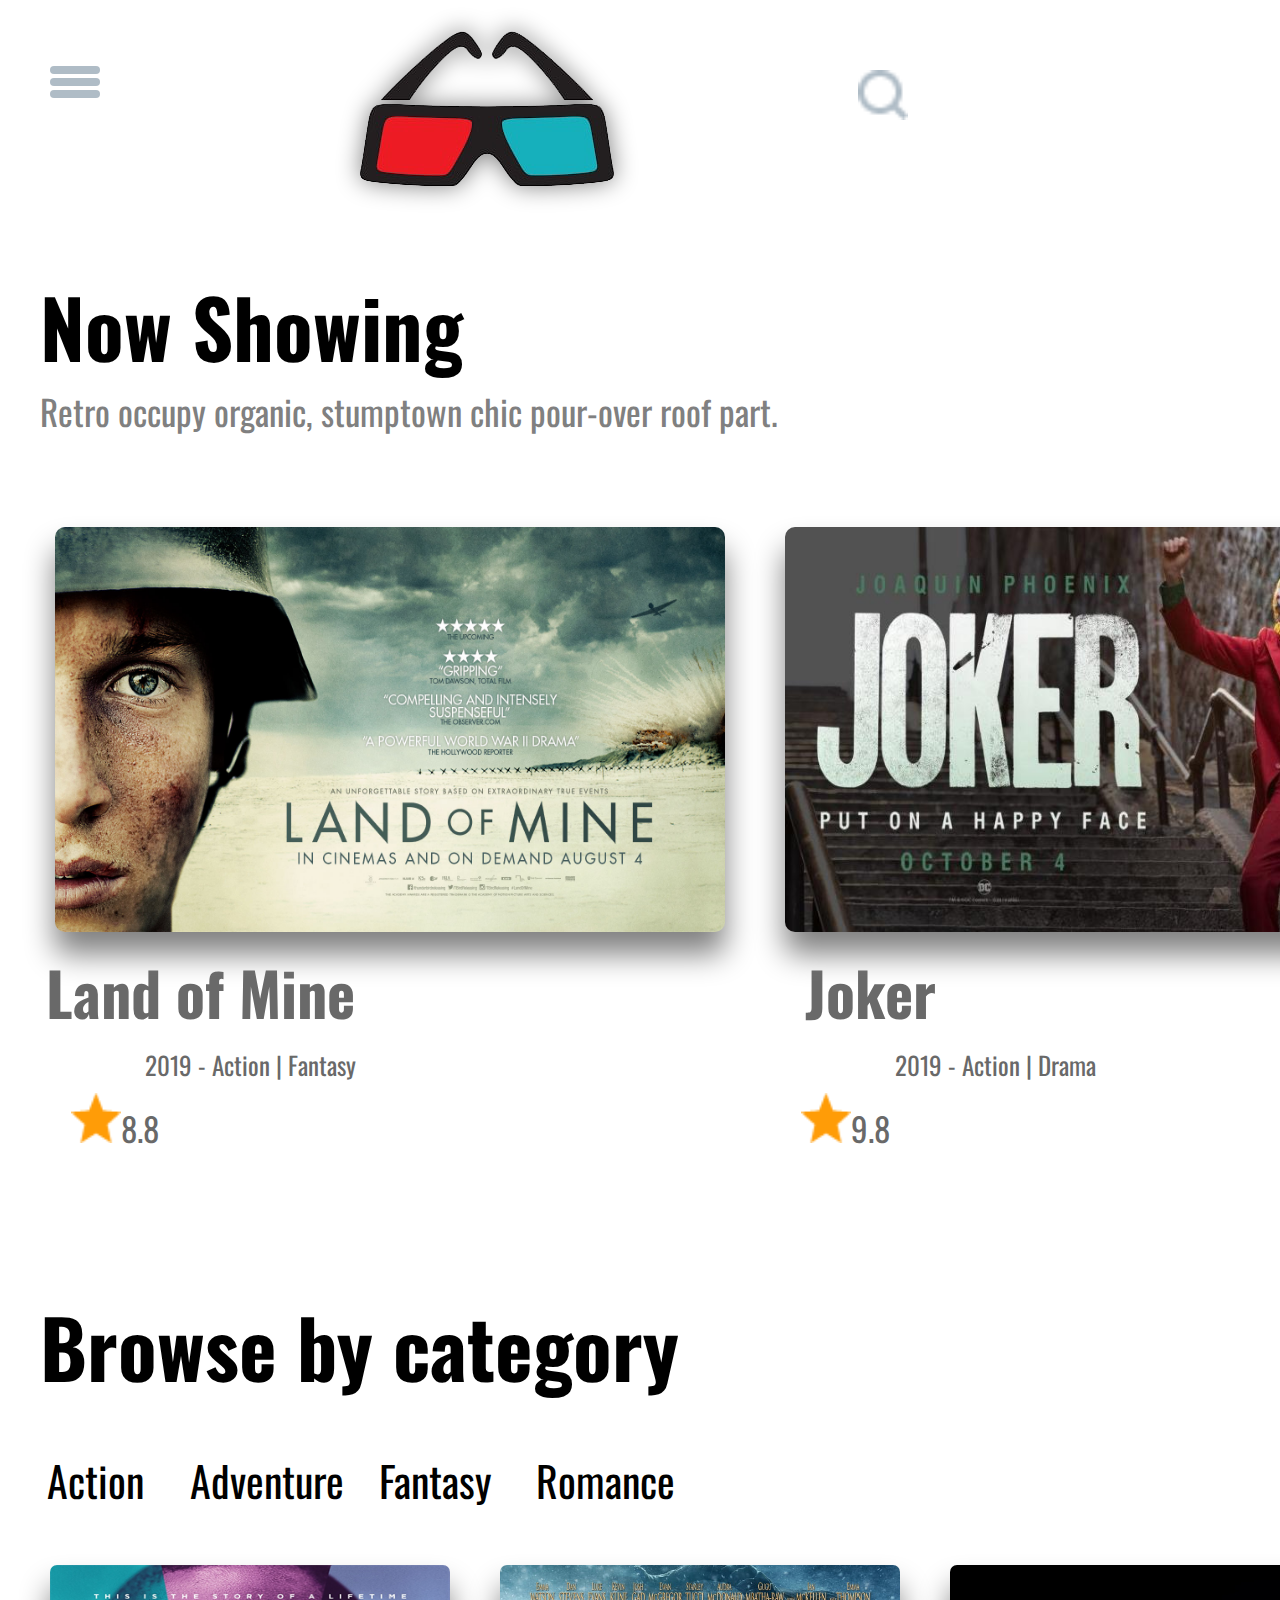
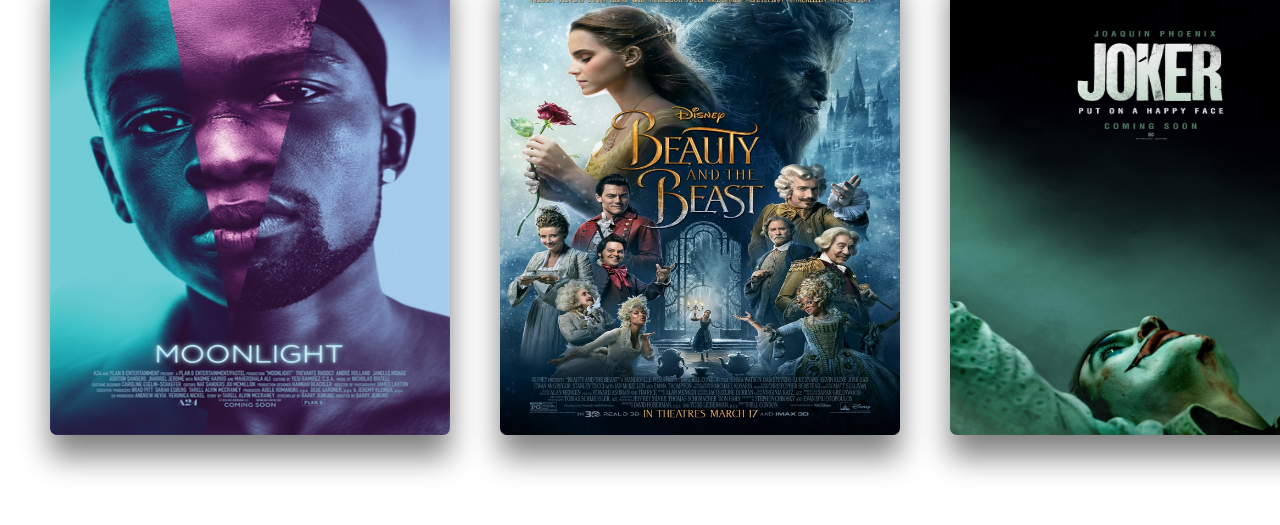
<file: index.html>
<!doctype html>
<html>
<head>
<meta charset="utf-8">
<title>BMT - Book it now!</title>
	<link rel="stylesheet" type="text/css" href="style.css" />
	<link href="https://fonts.googleapis.com/css2?family=Oswald&display=swap" rel="stylesheet">
	<script src="script.js"></script>
</head>

<body>
		<div id="menu-bar">
				<div id="menu" onClick="onClickMenu()">
				<div id="bar1" class="bar"></div>
				<div id="bar2" class="bar"></div>
				<div id="bar3" class="bar"></div>
			</div>
			
			<ul class="nav" id="nav">
			
			<li><a href="#">Home</a></li>
				<li><a href="#">About</a></li>
				<li><a href="#">Blog</a></li>
				<li><a href="#">Gallery</a></li>
				<li><a href="#">Contact</a></li>
			</ul>
</div>	
		<div class="menu-bg" id="menu-bg"></div>
			
	<ul class="logo-search">
				<li class="logo-li"><img src="assets/3d.png" class="logo-img"/></li>	
				<li class="search-li" ><img src="assets/Search.png" class="search-btn" onclick="searchpop()"  /></li>
					</ul>
	
	<center><input type="text" placeholder="Search here...." class="search-box" id="show-search" /> </center>
	
	<h1 class="main-heading">Now Showing</h1>
	<p class="main-para">Retro occupy organic, stumptown chic pour-over roof part.</p>
	
	
	<div class="cities">
   
   
      <div class="item"><img src="assets/LandOfMine_CCWebsite_1600x900-1.jpg" class="poster-img" alt="now-showing-img"/>
	<h2 class="poster-name1">Land of Mine</h2>
		<p class="poster-genre1">2019 - Action | Fantasy</p>
		  <p class="rating1"><img src="assets/star-icon.png" class="star1" />8.8</p>
		</div>
		
		
      <div class="item"><img src="assets/poster.jpg" class="poster-img" />
		<h2 class="poster-name2">Joker</h2>
		<p class="poster-genre2">2019 - Action | Drama</p>
		  <p class="rating2"><img src="assets/star-icon.png" class="star2" />9.8</p>
		</div>
		
		
		
      <div class="item"><img src="assets/9bec8ecde4b3c4a4368e825796ed63fa.jpg" class="poster-img" />
		
		  <h2 class="poster-name3">Fast & Furious</h2>
		<p class="poster-genre3">2019 - Action | Adventure</p>
		  <p class="rating3"><img src="assets/star-icon.png" class="star3" />7.9</p>
		 

		</div>
		
		
		
		
		
      <div class="item"><img src="assets/7105962-0-image-a-101_1544126019034.jpg" class="poster-img" />
		
		  <h2 class="poster-name4">Shazam</h2>
		<p class="poster-genre4">2019 - Sci-fi | Action</p>
		  <p class="rating4"><img src="assets/star-icon.png" class="star4" />7.5</p>
		
		
		
		</div>
		
		
		
		
	
    
		
		
  </div>
	
	<h1 class="heading2">Browse by category</h1>
	
<div class="parent">
            <div class="child">Action</div>
            <div class="child">Adventure</div>
            <div class="child">Fantasy</div>
            <div class="child">Romance</div>
            
        </div>
	
	<script>var elements = document.getElementsByClassName("child");
            for(var i = 0; i < elements.length; i++)
            {
                elements[i].onclick = function(){
                    
                    // remove class from sibling
                    
                    var el = elements[0];
                    while(el)
                    {
                        if(el.tagName === "DIV"){
                            //remove class
                            el.classList.remove("bak");
                            
                        }
                        // pass to the new sibling
                        el = el.nextSibling;
                    }
                    
                  this.classList.add("bak");  
                };
            }</script>
	
	<div class="cities2">
	
	    <div class="item2"><img src="assets/moonlight-ver2-xlg.jpg" class="small-movie" /></div>
		<div class="item2"><img src="assets/Beauty-Beast-2017-Movie-Posters.jpg" class="small-movie" /></div>
		<div class="item2"><img src="assets/joker_full.jpg" class="small-movie" /></div>
		<div class="item2"><img src="assets/il_570xN.1194740222_9525.jpg" class="small-movie" /></div>
		<div class="item2"><img src="assets/movie-poster-template-design-21a1c803fe4ff4b858de24f5c91ec57f_screen.jpg" class="small-movie" /></div>
		
	
	</div>
	
	
</body>
</html>
</file>
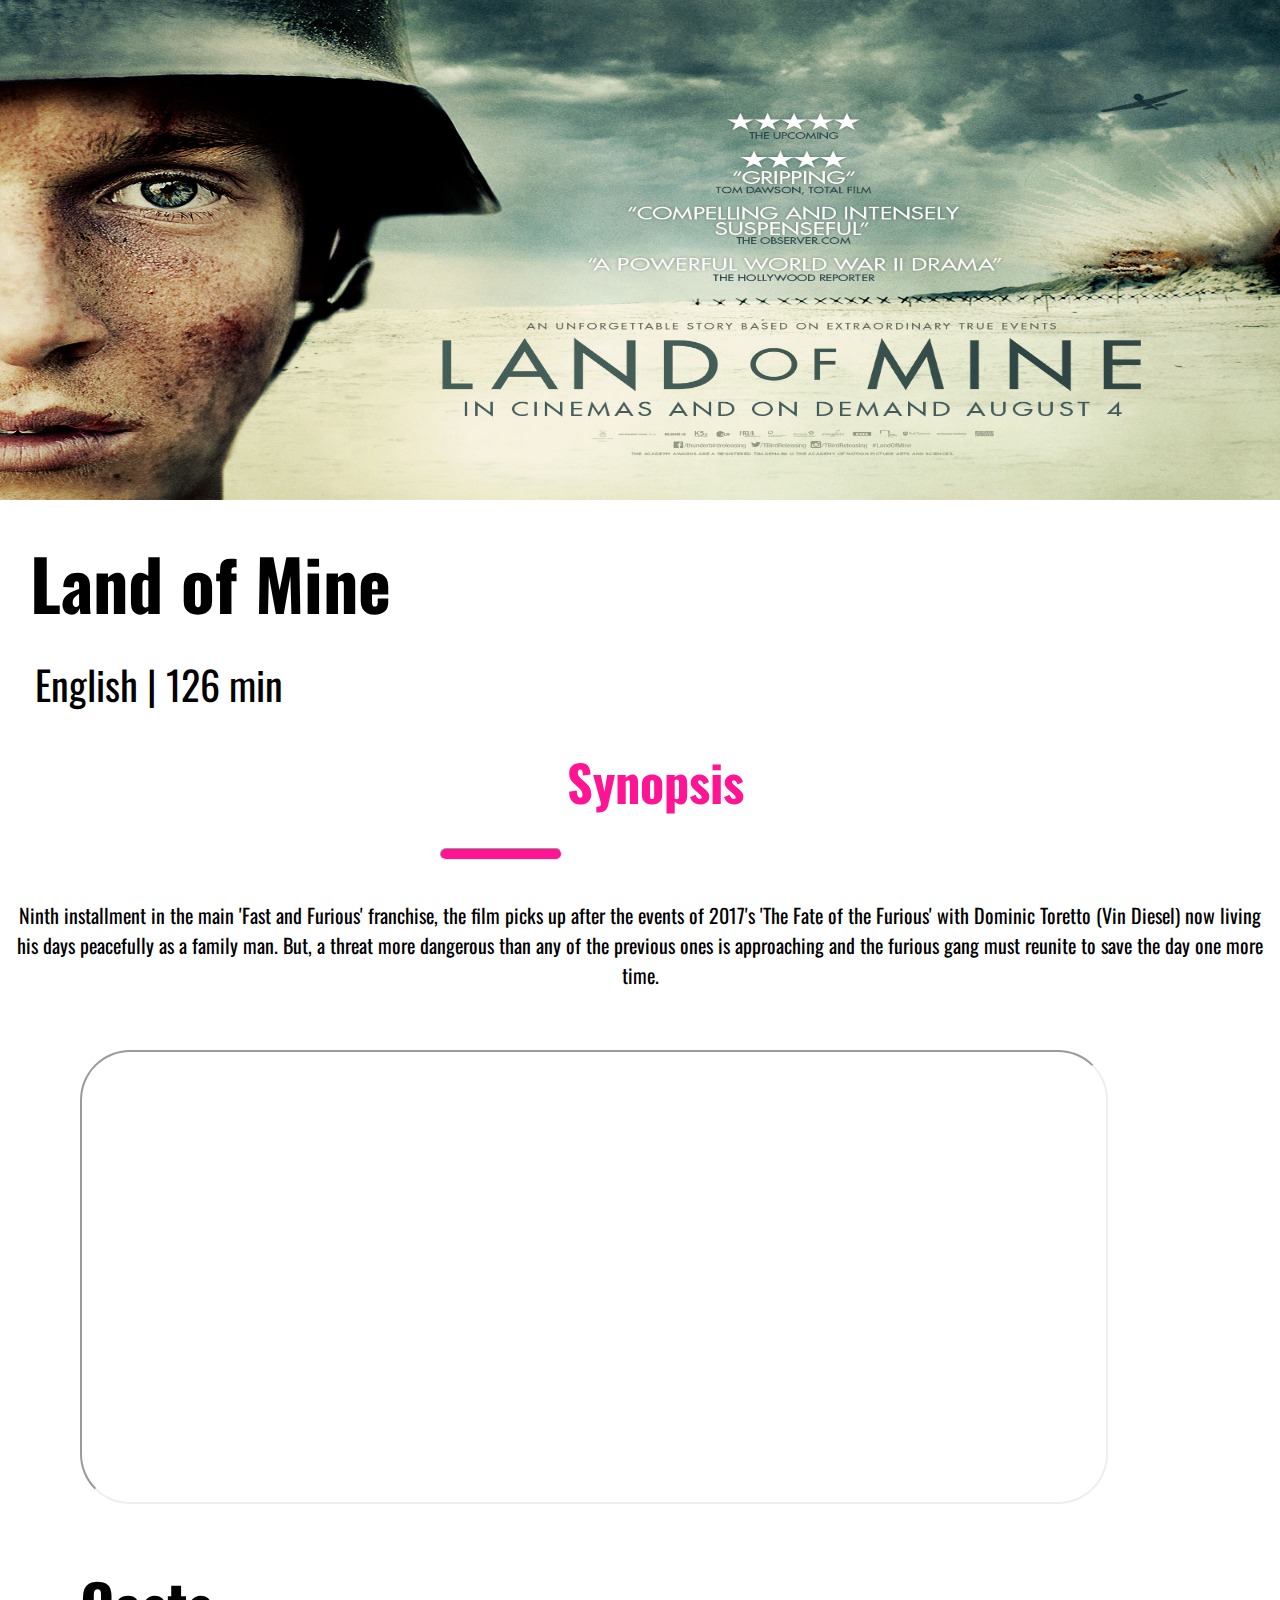
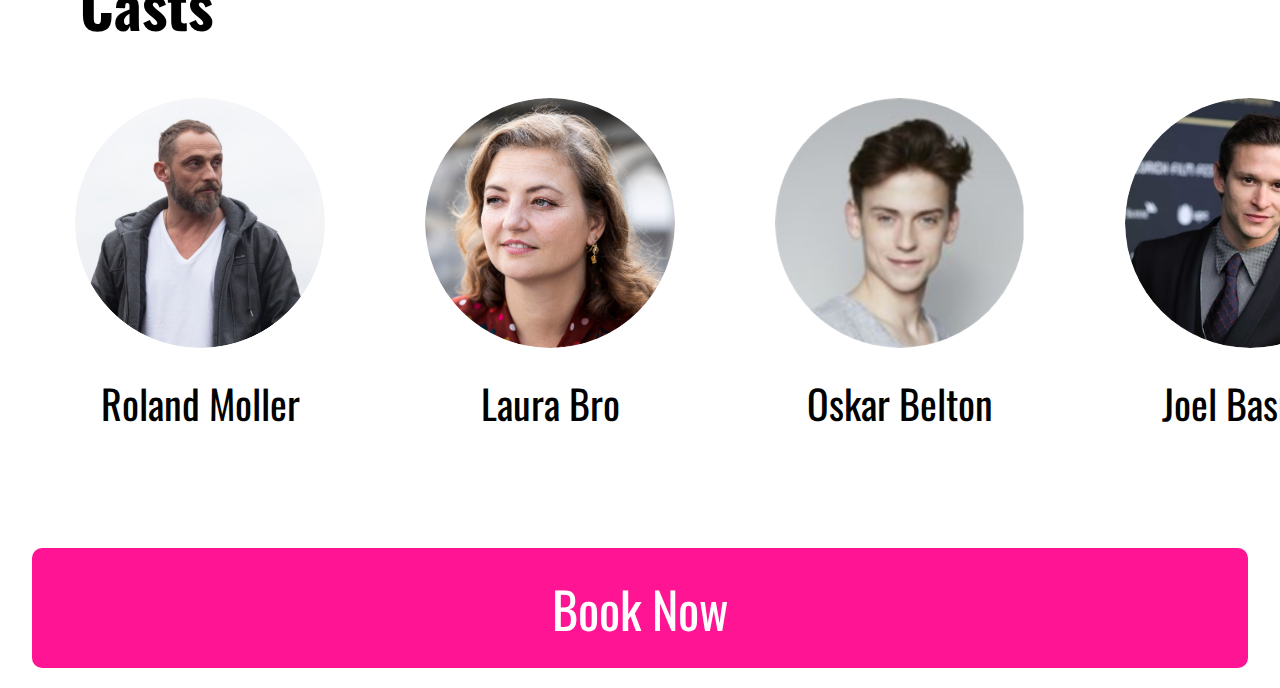
<file: active.html>
<!doctype html>
<html>
<head>
<meta charset="utf-8">
<title>Land of Mine</title>
	<link rel="stylesheet" type="text/css" href="style.css"/>
	<link href="https://fonts.googleapis.com/css2?family=Oswald&display=swap" rel="stylesheet">
</head>

<body>
	<div class="movie-img"><img src="assets/LandOfMine_CCWebsite_1600x900-1.jpg" class="movie-img-inside" /></div>
		
	
	
	<h2 class="movie-name">Land of Mine</h2>
	<p class="movie-desc">English | 126 min</p>
	
	<h2 class="about-movie">Synopsis</h2>
	<hr class="underline">
	<p class="about-movie-para">Ninth installment in the main 'Fast and Furious' franchise, the film picks up after the events of 2017's 'The Fate of the Furious' with Dominic Toretto (Vin Diesel) now living his days peacefully as a family man. But, a threat more dangerous than any of the previous ones is approaching and the furious gang must reunite to save the day one more time.

</p>
	
	<iframe class="ytb-vid" src="https://www.youtube.com/embed/4Kao3t0NBMU">
</iframe>
	
	<h2 class="cast-head">Casts</h2>
	
	<div class="cities3">
		<div class="item3"><img src="assets/circle-cropped (1).png" class="cast-img" />
		<p class="cast-name">Roland Moller</p>		
		</div>
		
		
		<div class="item3"><img src="assets/circle-cropped (2).png" class="cast-img"/>
		<p class="cast-name">Laura Bro</p>
		</div>
		
		
		
		<div class="item3"><img src="assets/circle-cropped (3).png" class="cast-img" />
			<p class="cast-name">Oskar Belton</p>
		</div>
		
		
		<div class="item3"><img src="assets/circle-cropped (4).png" class="cast-img" />
		<p class="cast-name">Joel Basman</p>
		</div>
		
		
		<div class="item3"><img src="assets/circle-cropped.png" class="cast-img" />
		<p class="cast-name">Louis Hofmann</p>
		</div>
	
	</div>
	
	
	<center><button class="book-btn">Book Now</button></center>
		
</body>
</html>
</file>
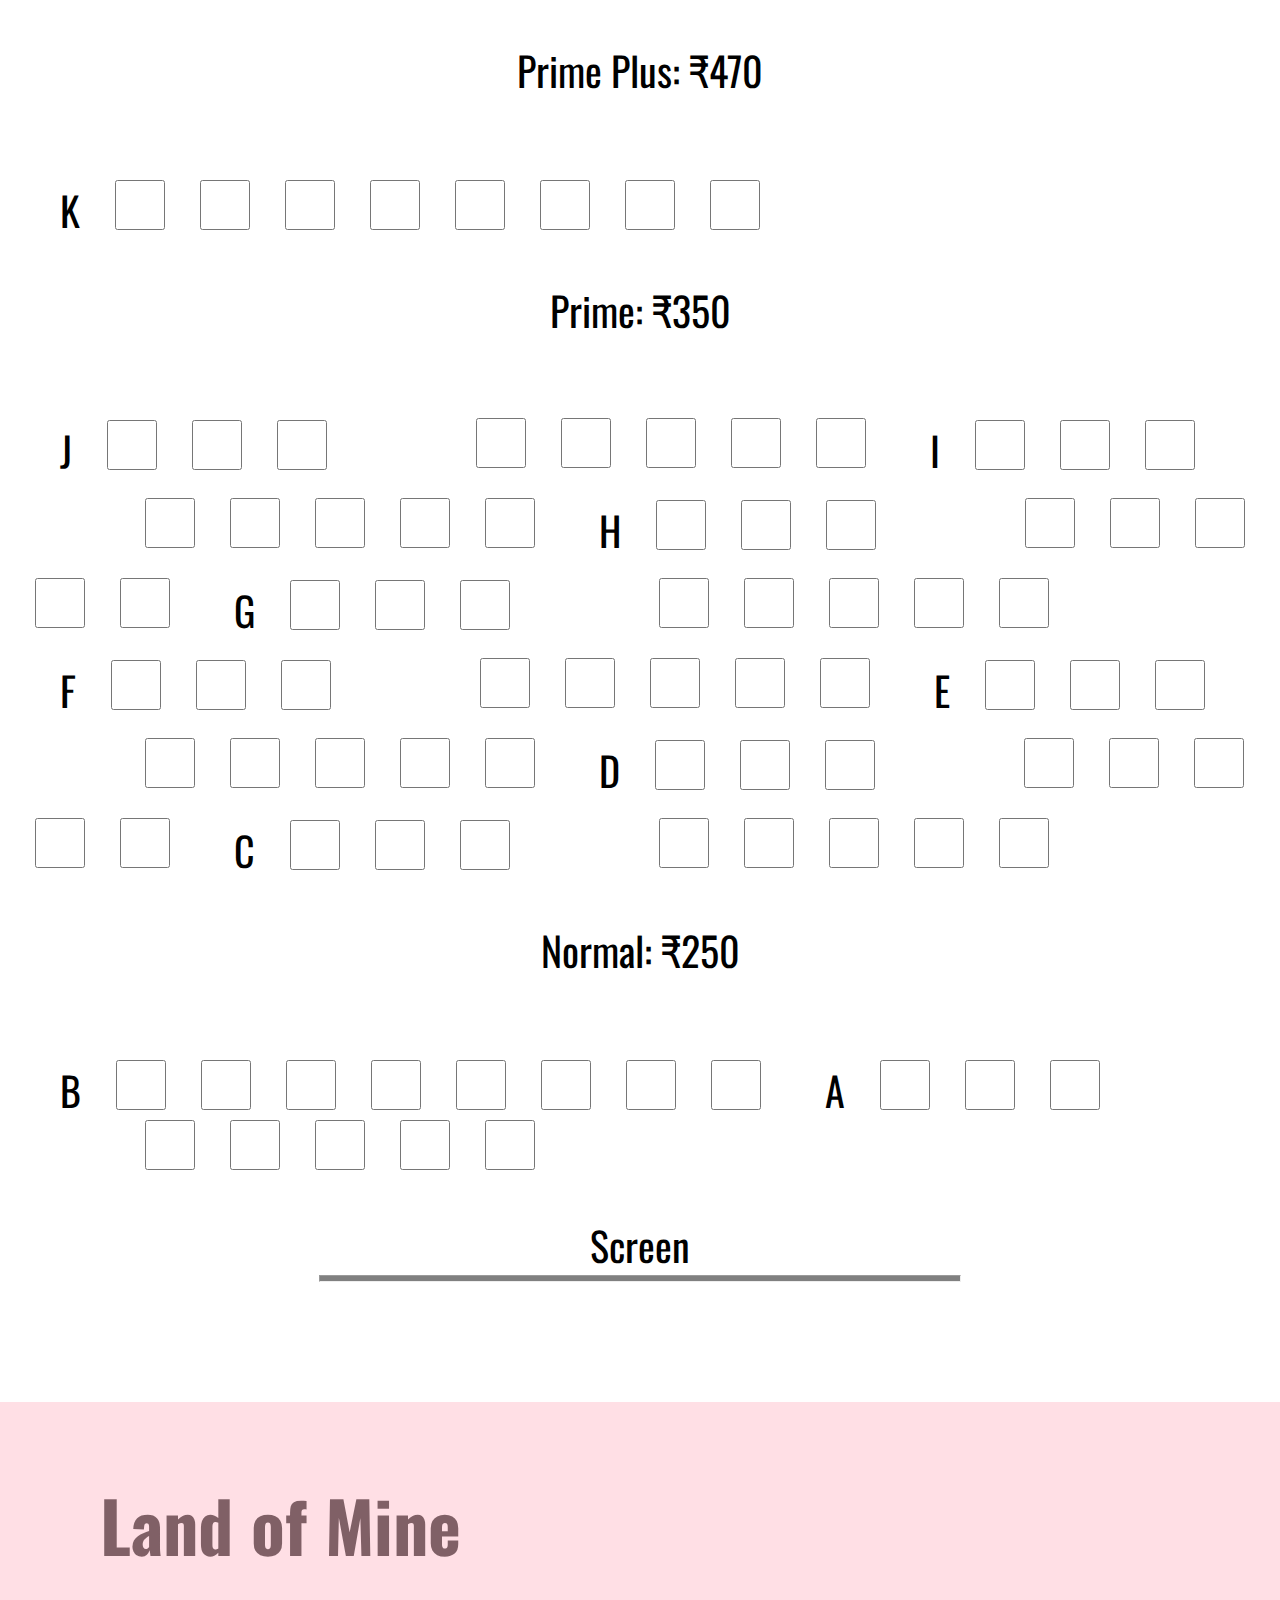
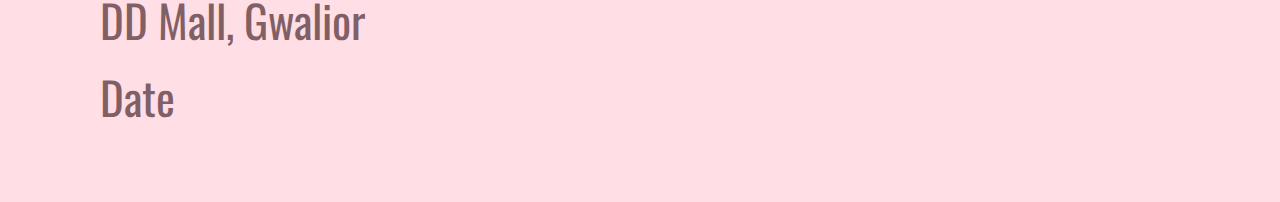
<file: choose.html>
<!doctype html>
<html>
<head>
<meta charset="utf-8">
<title>Book it Now!</title>
	<link rel="stylesheet" type="text/css" href="style.css" />
	
	<link href="https://fonts.googleapis.com/css2?family=Oswald&display=swap" rel="stylesheet">
</head>

<body>
	
	<p class="rates">Prime Plus: ₹470 </p>
	
	<span class="seat-no"><p>K</p><input type="checkbox" class="check" /><input type="checkbox" class="check" /><input type="checkbox" class="check" />
	<input type="checkbox" class="check" /><input type="checkbox" class="check" /><input type="checkbox" class="check" /><input type="checkbox" class="check" /><input type="checkbox" class="check" /></span>
	
	
	<p class="rates">Prime: ₹350</p>
	
	<span class="seat-no"><p>J</p><input type="checkbox" class="check" /><input type="checkbox" class="check" /><input type="checkbox" class="check" /></span>
	
	
	<span class="shifted"><input type="checkbox" class="check-shift" /><input type="checkbox" class="check-shift" /><input type="checkbox" class="check-shift" /><input type="checkbox" class="check-shift" /><input type="checkbox" class="check-shift" /></span>
	
	
	<span class="seat-no1"><p>I</p><input type="checkbox" class="check" /><input type="checkbox" class="check" /><input type="checkbox" class="check" /></span>
	
	
	<span class="shifted"><input type="checkbox" class="check-shift" /><input type="checkbox" class="check-shift" /><input type="checkbox" class="check-shift" /><input type="checkbox" class="check-shift" /><input type="checkbox" class="check-shift" /></span>
	
	<span class="seat-no1"><p>H</p><input type="checkbox" class="check" /><input type="checkbox" class="check" /><input type="checkbox" class="check" /></span>
	
	
	<span class="shifted"><input type="checkbox" class="check-shift" /><input type="checkbox" class="check-shift" /><input type="checkbox" class="check-shift" /><input type="checkbox" class="check-shift" /><input type="checkbox" class="check-shift" /></span>
	
	<span class="seat-no1"><p>G</p><input type="checkbox" class="check" /><input type="checkbox" class="check" /><input type="checkbox" class="check" /></span>
	
	
	<span class="shifted"><input type="checkbox" class="check-shift" /><input type="checkbox" class="check-shift" /><input type="checkbox" class="check-shift" /><input type="checkbox" class="check-shift" /><input type="checkbox" class="check-shift" /></span>
	
	<span class="seat-no1"><p>F</p><input type="checkbox" class="check" /><input type="checkbox" class="check" /><input type="checkbox" class="check" /></span>
	
	
	<span class="shifted"><input type="checkbox" class="check-shift" /><input type="checkbox" class="check-shift" /><input type="checkbox" class="check-shift" /><input type="checkbox" class="check-shift" /><input type="checkbox" class="check-shift" /></span>
	
	<span class="seat-no1"><p>E</p><input type="checkbox" class="check" /><input type="checkbox" class="check" /><input type="checkbox" class="check" /></span>
	
	
	<span class="shifted"><input type="checkbox" class="check-shift" /><input type="checkbox" class="check-shift" /><input type="checkbox" class="check-shift" /><input type="checkbox" class="check-shift" /><input type="checkbox" class="check-shift" /></span>
	
	<span class="seat-no1"><p>D</p><input type="checkbox" class="check" /><input type="checkbox" class="check" /><input type="checkbox" class="check" /></span>
	
	
	<span class="shifted"><input type="checkbox" class="check-shift" /><input type="checkbox" class="check-shift" /><input type="checkbox" class="check-shift" /><input type="checkbox" class="check-shift" /><input type="checkbox" class="check-shift" /></span>
	
	<span class="seat-no1"><p>C</p><input type="checkbox" class="check" /><input type="checkbox" class="check" /><input type="checkbox" class="check" /></span>
	
	
	<span class="shifted"><input type="checkbox" class="check-shift" /><input type="checkbox" class="check-shift" /><input type="checkbox" class="check-shift" /><input type="checkbox" class="check-shift" /><input type="checkbox" class="check-shift" /></span>
	
	
	<p class="rates">Normal: ₹250 </p>
	
	<span class="seat-no"><p>B</p><input type="checkbox" class="check" /><input type="checkbox" class="check" /><input type="checkbox" class="check" />
	<input type="checkbox" class="check" /><input type="checkbox" class="check" /><input type="checkbox" class="check" /><input type="checkbox" class="check" /><input type="checkbox" class="check" /></span>
	
	
	<span class="seat-no1"><p>A</p><input type="checkbox" class="check" /><input type="checkbox" class="check" /><input type="checkbox" class="check" /></span>
	
	
	<span class="shifted"><input type="checkbox" class="check-shift" /><input type="checkbox" class="check-shift" /><input type="checkbox" class="check-shift" /><input type="checkbox" class="check-shift" /><input type="checkbox" class="check-shift" /></span>
	
	<p class="rates">Screen</p>
	
	<center><hr class="screen"></center>
	
	
	<div class="titles">
	
	</div>
	
	<h2 class="choose-title">Land of Mine</h2>
		<p class="choose-loco">DD Mall, Gwalior</p>
		<p class="choose-loco">Date</p>
</body>
</html>
</file>
<file: style.css>
@charset "utf-8";

*{
	margin: 0px;
	padding: 0px;
	font-family: 'Oswald', sans-serif;
	
}

#menu{
	width: 50px;
	height: 40px;
	margin: 30px 0 20px 20px;
	cursor: pointer;
	margin-top: 70px;
	margin-left: 50px;
	
}
.bar{
	height: 8px;
	width: 100%;
	background-color: #AFBCC6;
	display: block;
	
	border-radius: 5px;
	transition: 0.3s ease;
}
#bar1{
	
	transform: translateY(-4px);
}
#bar3{
	transform: translateY(4px);
}
.nav li a{
	color: #fff;
	text-decoration: none;
}
.nav li a:hover{
	font-weight: bold;
}
.nav li{
	list-style: none;
	padding: 16px 0;
}
.nav{
	padding: 0;
	margin: 0 20px;
	transition: 0.3s ease;
	display: none;
}
.menu-bg, #menu-bar{
	top: 0;
	left: 0;
	position: absolute;
}
.menu-bg{
	z-index: 1;
	width: 0;
	height: 0;
	margin: 30px 0 20px 20px;
	background: radial-gradient(circle,#e94498,#b81568);
	
	transition: 0.3s ease;
}
#menu-bar{
	z-index: 2;	
}
.change-bg{
	width: 550px;
	height: 820px;
	transform: translate(-60%,-30%);
}
.change .bar{
	background-color: white;
	
}
.change #bar1{
	transform: translateY(4px) rotateZ(-45deg);
}
.change #bar3{
	transform: translateY(-6px) rotate(45deg);
}
.change #bar2{
	opacity: 0;
}
.change{
	display: block;
}

.logo-search{
	list-style-type: none;
	 
}
.logo-li{
	display: inline-block;
	margin-left: 360px;
	margin-top: 20px;
}
.search-li{
	display: inline-block;
	margin-left: 240px;
	
}
.logo-img{
	filter: drop-shadow(0 0 0.75rem gray);
}
.search-btn{
	height: 50px;
	width: 50px;
	padding-bottom: 72px;
}

.search-box{
	height: 70px;
	font-size: 35px;
	border-radius: 25px;
	border:0px solid gray;
	padding: 10px;
	width: 500px;
	text-align: center;
	filter: drop-shadow(0px 4px 10px gray);
	display: none;
	margin-top: 140px;
}

.main-heading{
	font-size: 80px;
	margin-left: 40px;
	margin-top: 70px;
}

.main-para{
	font-size: 35px;
	margin-left: 40px;
	color: gray;
	margin-bottom: 70px;
}

.cities{
	width: 100%;
	background-color: #fff;
	display: flex;
	height: 750px;
	overflow-x: auto;
}
.cities::-webkit-scrollbar{
	width: 0;
}
.cities .item{
	min-width: 680px;
	border-radius: 5px;
	margin-top: 20px;
	text-align: center;
	background-color: #fff;
	margin-left: 50px;
}
.item-txt {
	font-size: 50px;
	color: black;
	margin-top: 200px;
	
}
.poster-img{
	border-radius:10px;
	height: 405px;
	width: 670px;
	filter: drop-shadow(0 6mm 4mm gray);
}


.poster-name1{
	margin-left: -380px;
	font-size: 60px;
	margin-top: 10px;
	color: dimgray;
}

.poster-genre1{
	margin-left: -280px;
	font-size: 25px;
	margin-top: 10px;
	color: dimgray;
}

.rating1{
	margin-left: -550px;
	font-size: 33px;
	margin-top: 10px;
	color: dimgray;
	
}
.star1{
	height: 50px;
	width: 50px;
	
}

.poster-name2{
	margin-left: -500px;
	font-size: 60px;
	margin-top: 10px;
	color: dimgray;
}

.poster-genre2{
	margin-left: -250px;
	font-size: 25px;
	margin-top: 10px;
	color: dimgray;
}

.rating2{
	margin-left: -550px;
	font-size: 33px;
	margin-top: 10px;
	color: dimgray;
	
}
.star2{
	height: 50px;
	width: 50px;
	
}

.poster-name3{
	margin-left: -300px;
	font-size: 60px;
	margin-top: 10px;
	color: dimgray;
}

.poster-genre3{
	margin-left: -200px;
	font-size: 25px;
	margin-top: 10px;
	color: dimgray;
}

.rating3{
	margin-left: -550px;
	font-size: 33px;
	margin-top: 10px;
	color: dimgray;
	
}
.star3{
	height: 50px;
	width: 50px;
	
}

.poster-name4{
	margin-left: -450px;
	font-size: 60px;
	margin-top: 10px;
	color: dimgray;
}

.poster-genre4{
	margin-left: -260px;
	font-size: 25px;
	margin-top: 10px;
	color: dimgray;
}

.rating4{
	margin-left: -550px;
	font-size: 33px;
	margin-top: 10px;
	color: dimgray;
	
}
.star4{
	height: 50px;
	width: 50px;
	
}




.heading2{
	margin-top: 30px;
	font-size: 80px;
	margin-left: 40px;
	margin-bottom: 50px;
	
}




 .parent{
	 overflow: hidden;
	 margin-top:50px;
}
            
 .child{
	 width:150px;
	 height: 60px;
	 float: left;
	 margin-left:20px;
	 font-size: 42px;
     text-align:center;
	 line-height:50px;
	 cursor: pointer;
	 
}
            
            .bak{
				background-color: deeppink;
				transition: 0.5s ease-in-out;
				color: #fff; 
				padding: 10px;
				border-radius: 20px;
				font-weight:bold; }

.cities2{
	width: 100%;
	background-color: #fff;
	display: flex;
	height: 600px;
	overflow-x: auto;
	margin-bottom: 10px;
}
.cities2::-webkit-scrollbar{
	width: 0;
}
.cities2 .item2{
	min-width: 400px;
	border-radius: 7px;
	margin-top: 50px;
	text-align: center;
	background-color: #fff;
	margin-left: 50px;
}

.small-movie{
	height: 470px;
	width: 400px;
	border-radius: 7px;
	filter: drop-shadow(0 6mm 4mm gray);
}

/* movie one */
.movie-img{
	width: 100%;
	height: 100px;
	
}

.movie-img-inside{
	width: 100%;
	height: 500px;
}

.movie-name{
	font-size: 70px;
	margin-top: 430px;
	margin-left: 30px;
}

.movie-desc{
	font-size: 40px;
	margin-top: 20px;
	margin-left: 35px;
}
.about-movie{
	color: deeppink;
	
	font-size: 50px;
	margin-left: 30px;
	margin-top: 30px;
	text-align: center;
}
.about-movie-para{
	font-size: 20px;
	margin-top: 30px;
	padding: 10px;
	text-align: center;
}

.underline{
	width: 120px;
	height: 10px;
	margin-top: 30px;
	margin-left: 440px;
	background-color: deeppink;
	border-radius: 20px;
}
.ytb-vid{
	width: 80%;
	height: 450px;
	border-radius: 50px;
	margin-top: 50px;
	margin-left: 80px;
}

.cities3{
	width: 100%;
	
	display: flex;
	height: 500px;
	overflow-x: auto;
}
.cities3::-webkit-scrollbar{
	width: 0;
}
.cities3 .item3{
	min-width: 300px;
	border-radius: 7px;
	margin-top: 50px;
	text-align: center;
	background-color: #fff;
	margin-left: 50px;
}

.cast-img{
	height: 250px;
	width: 250px;
	border-radius: 100%;
}

.cast-head{
	margin-left: 80px;
	margin-top: 50px;
	font-size: 60px;
}

.cast-name{
	font-size: 40px;
	margin-top: 20px;
}
.book-btn{
	background-color: deeppink;
	color: white;
	border: none;
	font-size: 50px;
	width: 95%;
	
	border-radius: 10px;
	margin-bottom: 20px;
	height: 120px;
}
/* movie one */


/* choose a seat */

.titles{
	
	height: 400px;
	width: 100%;
	background-color: pink;
	opacity: 0.5;
	margin-top: 120px;
	
	
}
.choose-title{
	margin-left: 100px;
	margin-top: -330px;
	font-size: 70px;
	margin-bottom: 10px;
}

.choose-loco{
	font-size: 45px;
	margin-left: 100px;
	margin-bottom: 10px;
}

.rates{
	text-align: center;
	font-size: 40px;
	margin-top: 40px;
}
.check{
	margin-left: 35px;
	height: 50px;
	width: 50px;
	
}
.seat-no{
	font-size: 40px;
	margin-left: 60px;
	margin-top: 80px;
	display: inline-flex;
	
}
.check-shift{
	height: 50px;
	width: 50px;
	margin-left: 35px;
}
.shifted{
	margin-left: 110px;
}

.seat-no1{
	font-size: 40px;
	margin-left: 60px;
	margin-top: 20px;
	display: inline-flex;
	
}

.screen{
	width: 50%;
	height: 5px;
	
	background-color: gray;
}
/* choose a seat */
</file>
